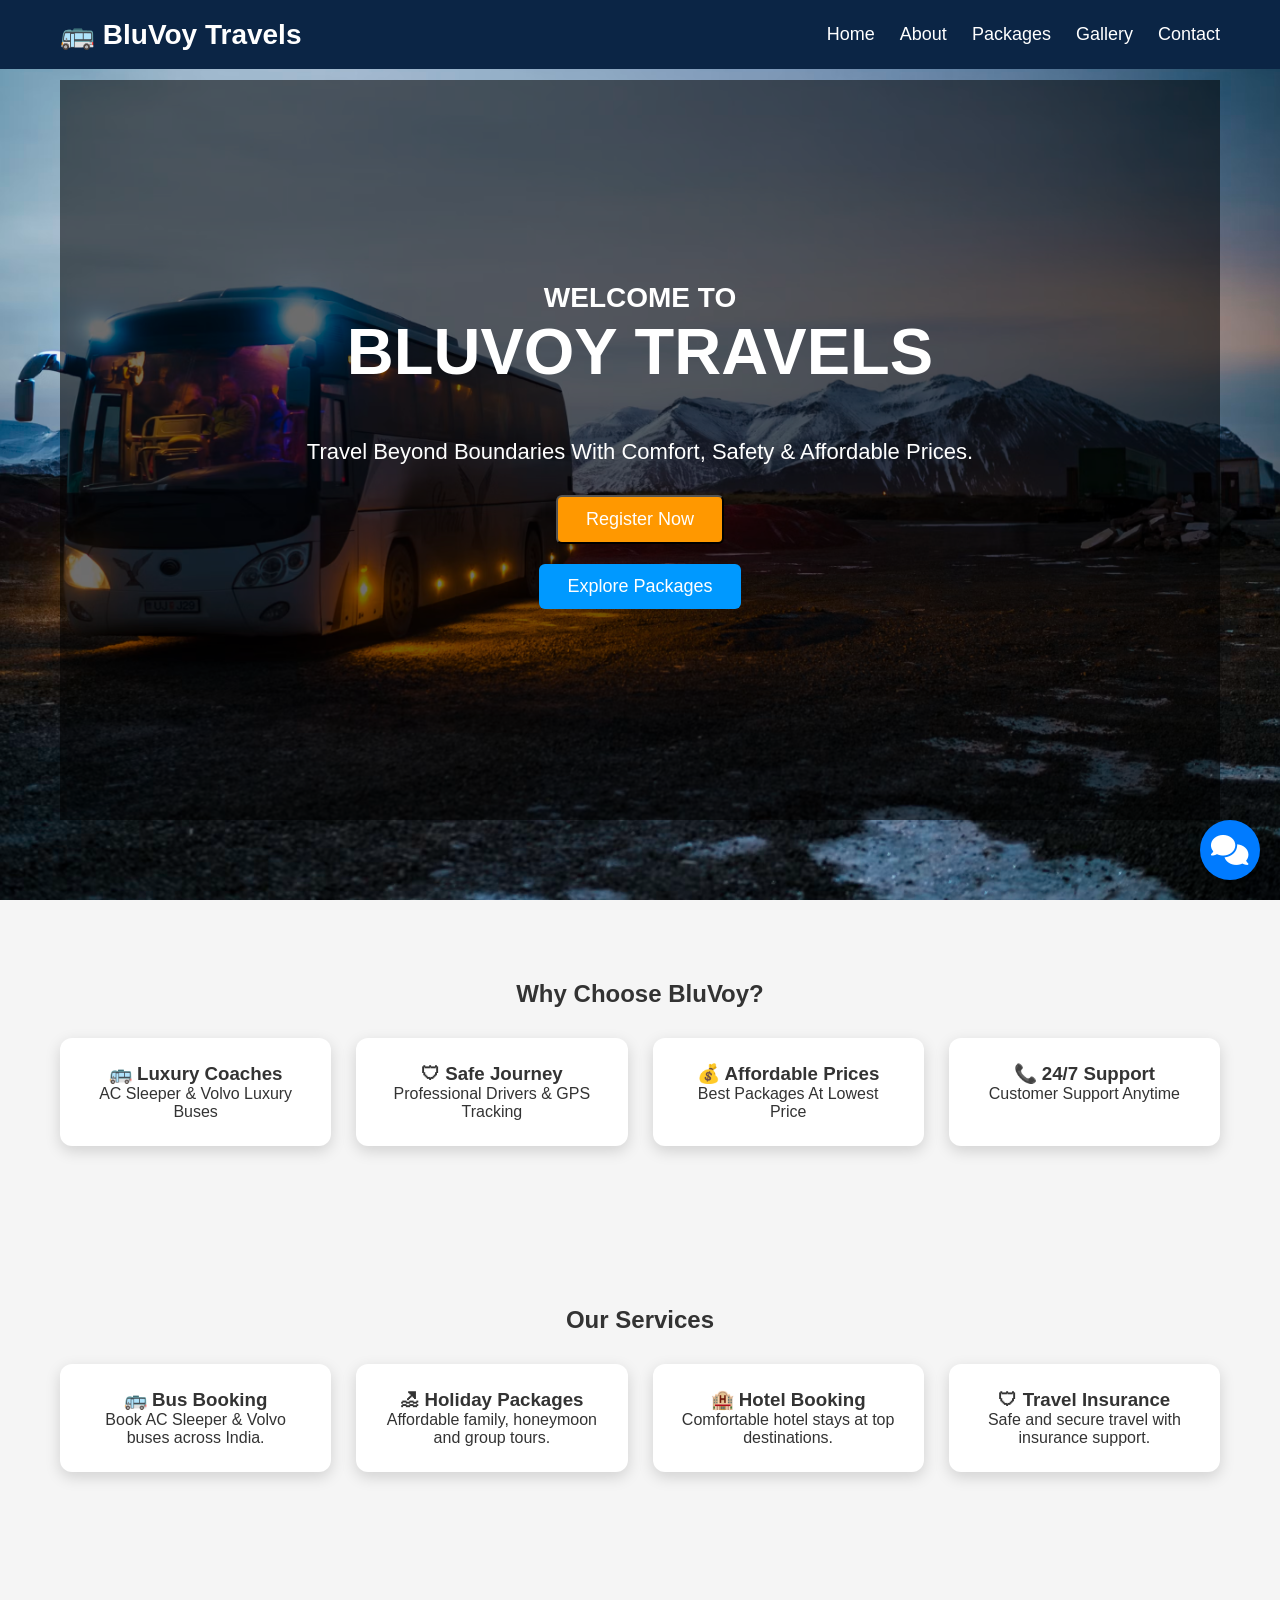
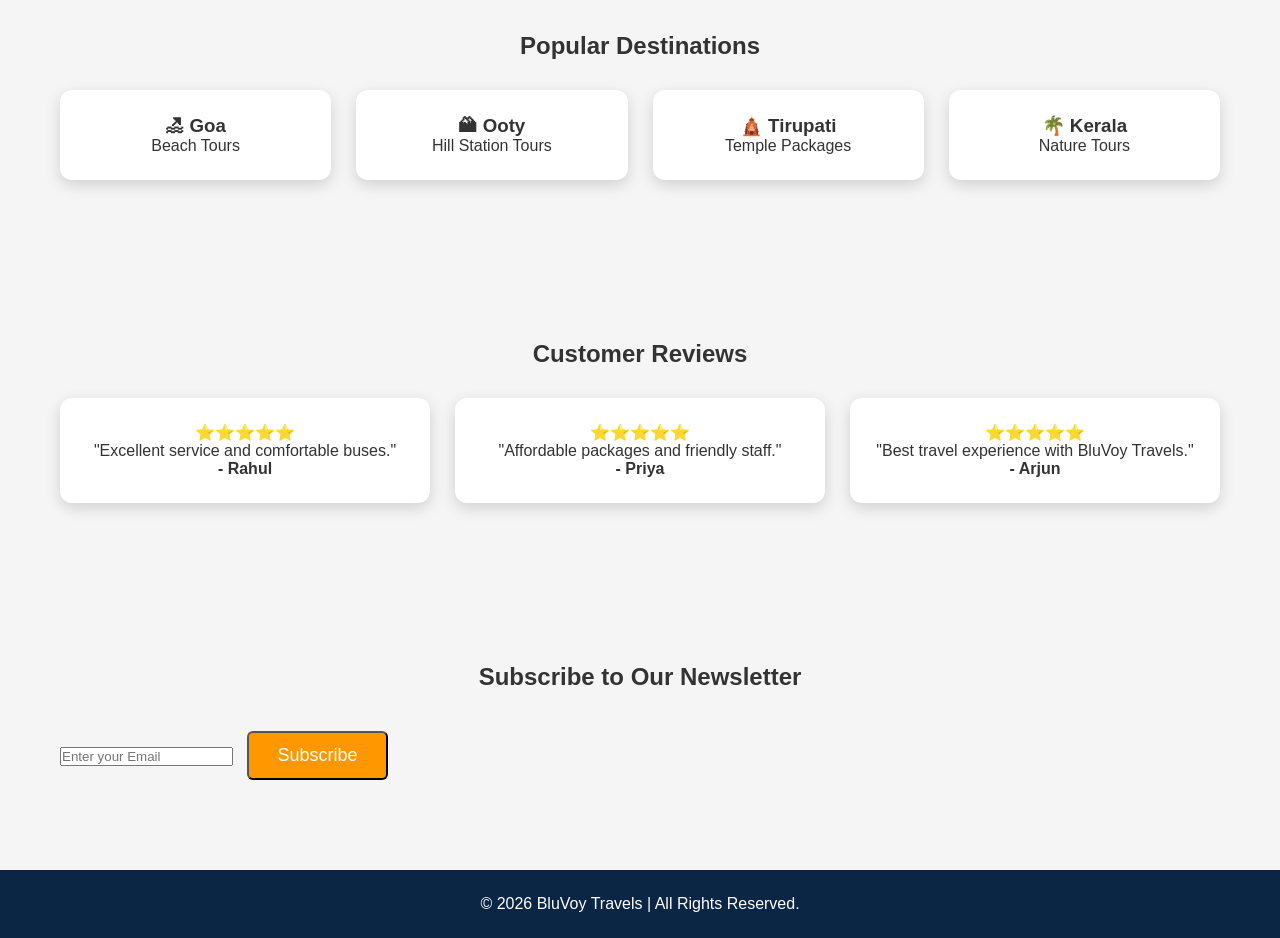
<file: index.html>
<!DOCTYPE html>
<html lang="en">

<head>
    <meta charset="UTF-8">
    <meta name="viewport" content="width=device-width, initial-scale=1.0">

    <title>BluVoy Travels | Home</title>

    <meta name="description" content="BluVoy Travels - Safe, Comfortable & Affordable Bus Travel">
    <meta name="keywords" content="Travels, Bus Booking, Tourism, Travel">

    <link rel="stylesheet" href="style.css">

    <link rel="stylesheet"
        href="https://cdnjs.cloudflare.com/ajax/libs/font-awesome/6.5.2/css/all.min.css">
</head>

<body>

    <!-- Header -->
    <header>

        <nav class="navbar">

            <div class="logo">
                🚌 BluVoy Travels
            </div>

            <ul>
                <li><a href="index.html">Home</a></li>
                <li><a href="about.html">About</a></li>
                <li><a href="packages.html">Packages</a></li>
                <li><a href="gallery.html">Gallery</a></li>
                <li><a href="contact.html">Contact</a></li>
            </ul>

        </nav>

    </header>

    <!-- Hero Section -->
    <section class="hero">

        <div class="overlay">

            <h3>WELCOME TO</h3>

            <h1>BLUVOY TRAVELS</h1>

            <p>
                Travel Beyond Boundaries With Comfort, Safety &
                Affordable Prices.
            </p>

            <button class="btn" onclick="openPopup()">
                Register Now
            </button>

            <a href="packages.html" class="btn2">
                Explore Packages
            </a>

        </div>

    </section>

    <!-- Why Choose -->
    <section class="why">

        <h2>Why Choose BluVoy?</h2>

        <div class="cards">

            <div class="card">
                <h3>🚌 Luxury Coaches</h3>
                <p>AC Sleeper & Volvo Luxury Buses</p>
            </div>

            <div class="card">
                <h3>🛡 Safe Journey</h3>
                <p>Professional Drivers & GPS Tracking</p>
            </div>

            <div class="card">
                <h3>💰 Affordable Prices</h3>
                <p>Best Packages At Lowest Price</p>
            </div>

            <div class="card">
                <h3>📞 24/7 Support</h3>
                <p>Customer Support Anytime</p>
            </div>

        </div>

    </section>

    <!-- Services -->
    <section class="services">

        <h2>Our Services</h2>

        <div class="cards">

            <div class="card">
                <h3>🚌 Bus Booking</h3>
                <p>Book AC Sleeper & Volvo buses across India.</p>
            </div>

            <div class="card">
                <h3>🏖 Holiday Packages</h3>
                <p>Affordable family, honeymoon and group tours.</p>
            </div>

            <div class="card">
                <h3>🏨 Hotel Booking</h3>
                <p>Comfortable hotel stays at top destinations.</p>
            </div>

            <div class="card">
                <h3>🛡 Travel Insurance</h3>
                <p>Safe and secure travel with insurance support.</p>
            </div>

        </div>

    </section>

    <!-- Destinations -->
    <section class="destinations">

        <h2>Popular Destinations</h2>

        <div class="cards">

            <div class="card">
                <h3>🏖 Goa</h3>
                <p>Beach Tours</p>
            </div>

            <div class="card">
                <h3>🏔 Ooty</h3>
                <p>Hill Station Tours</p>
            </div>

            <div class="card">
                <h3>🛕 Tirupati</h3>
                <p>Temple Packages</p>
            </div>

            <div class="card">
                <h3>🌴 Kerala</h3>
                <p>Nature Tours</p>
            </div>

        </div>

    </section>

    <!-- Reviews -->
    <section class="reviews">

        <h2>Customer Reviews</h2>

        <div class="cards">

            <div class="card">
                ⭐⭐⭐⭐⭐
                <p>"Excellent service and comfortable buses."</p>
                <h4>- Rahul</h4>
            </div>

            <div class="card">
                ⭐⭐⭐⭐⭐
                <p>"Affordable packages and friendly staff."</p>
                <h4>- Priya</h4>
            </div>

            <div class="card">
                ⭐⭐⭐⭐⭐
                <p>"Best travel experience with BluVoy Travels."</p>
                <h4>- Arjun</h4>
            </div>

        </div>

    </section>

    <!-- Newsletter -->
    <section class="newsletter">

        <h2>Subscribe to Our Newsletter</h2>

        <input type="email" placeholder="Enter your Email">

        <button class="btn">Subscribe</button>

    </section>

    <!-- Footer -->
    <footer>

        <p>© 2026 BluVoy Travels | All Rights Reserved.</p>

    </footer>

    <!-- Register Popup -->
    <div id="popup" class="popup">

        <div class="popup-content">

            <span class="close" onclick="closePopup()">&times;</span>

            <h2>Register Your Journey</h2>

            <form onsubmit="return bookingSuccess(event)">

                <input type="text" placeholder="Full Name" required>

                <input type="email" placeholder="Email Address" required>

                <input type="tel" placeholder="Phone Number" required>

                <select required>
                    <option>Select Destination</option>
                    <option>Goa</option>
                    <option>Ooty</option>
                    <option>Kerala</option>
                    <option>Tirupati</option>
                </select>

                <input type="date" required>

                <button type="submit" class="btn">
                    Register Now
                </button>

                <p id="successMessage" class="success-message">
                    ✅ Registration Successful! Our team will contact you shortly.
                </p>

            </form>

        </div>

    </div>

    <!-- Chat Button -->
    <div class="chat-icon" onclick="toggleChat()">
        <i class="fa-solid fa-comments"></i>
    </div>

    <!-- Chat Box -->
    <div class="chat-box" id="chatBox">

        <div class="chat-header">
            <i class="fa-solid fa-headset"></i>
            BluVoy Travels
            <span onclick="toggleChat()">✖</span>
        </div>

        <div class="chat-body" id="chatBody">
            <p><b>👋 BluVoy:</b> Hello! Welcome to BluVoy Travels.</p>
            <p><b>🤝 BluVoy:</b> How can we help you today?</p>
        </div>

        <div class="chat-footer">

            <input type="text" id="chatInput" placeholder="Type your message...">

            <button onclick="sendMessage()">
                <i class="fa-solid fa-paper-plane"></i>
            </button>

        </div>

    </div>

    <script src="script.js"></script>

</body>

</html>
</file>
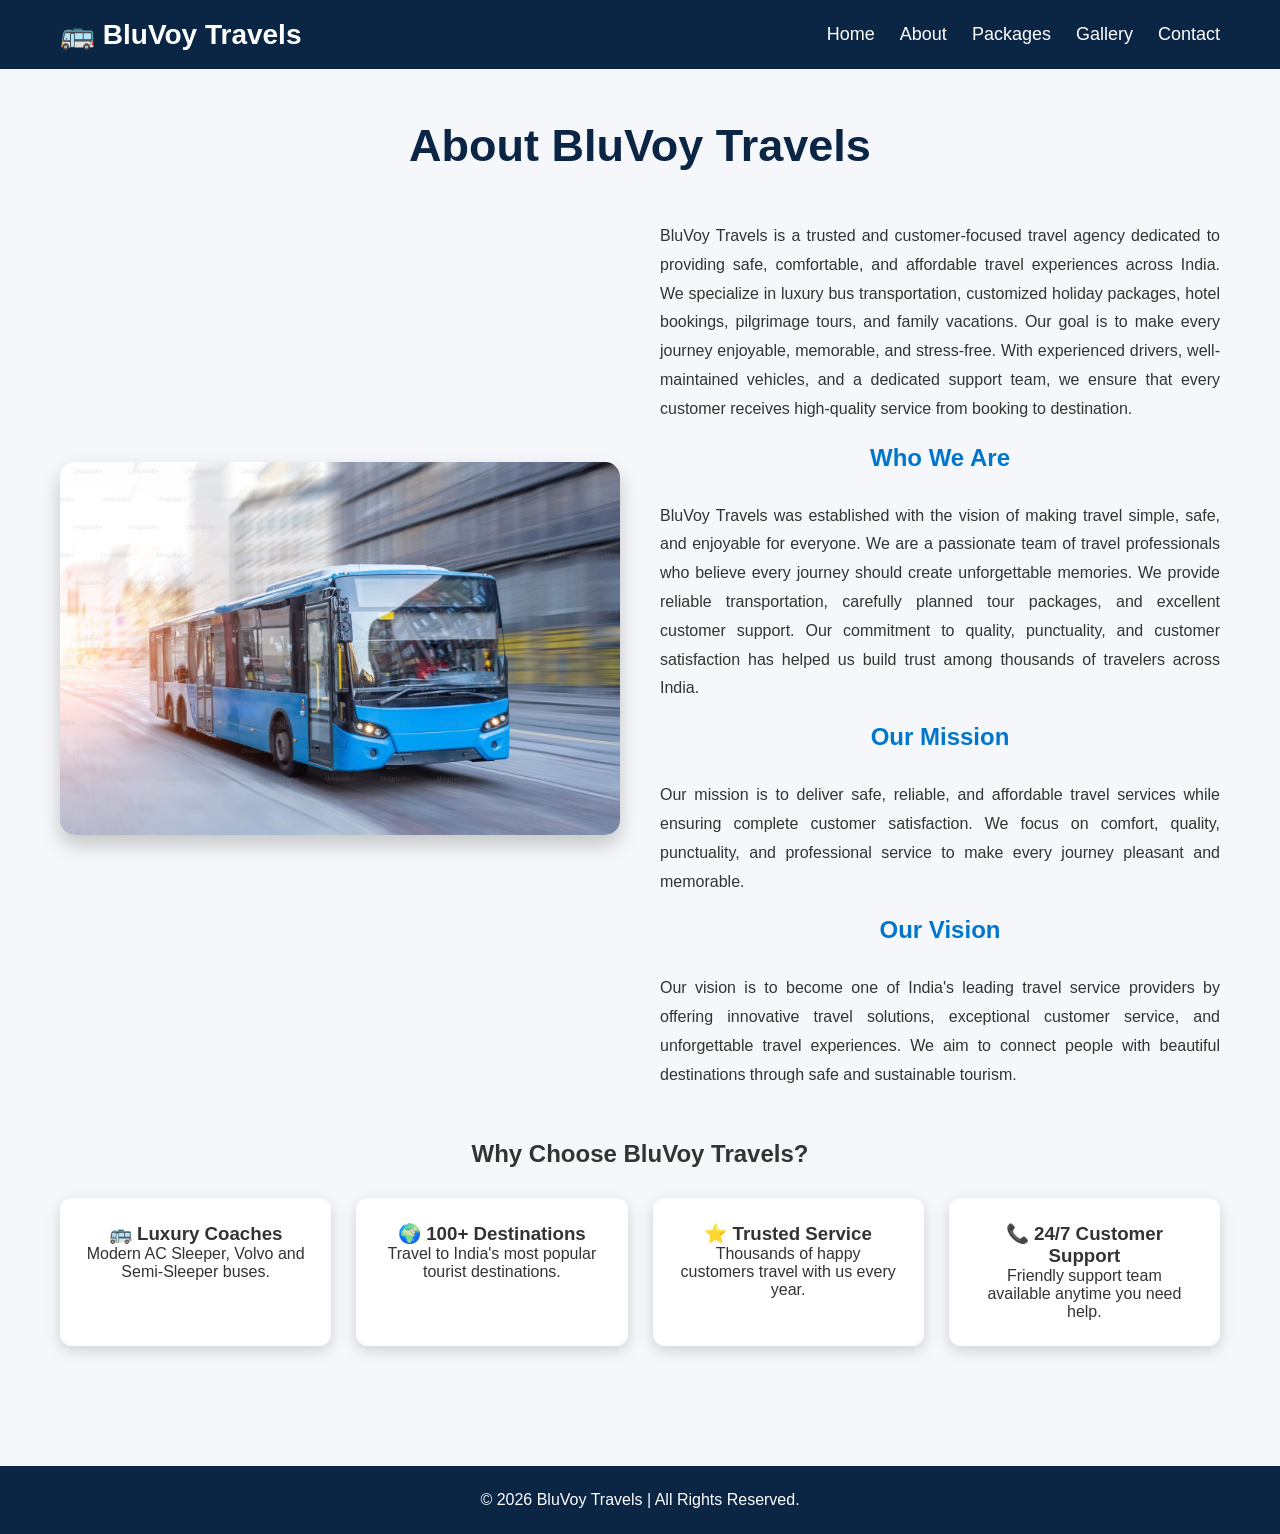
<file: about.html>
<!DOCTYPE html>
<html lang="en">

<head>
    <meta charset="UTF-8">
    <meta name="viewport" content="width=device-width, initial-scale=1.0">
    <title>About | BluVoy Travels</title>

    <link rel="stylesheet" href="style.css">
</head>

<body>

    <header>

        <nav class="navbar">

            <div class="logo">
                🚌 BluVoy Travels
            </div>

            <ul>
                <li><a href="index.html">Home</a></li>
                <li><a href="about.html">About</a></li>
                <li><a href="packages.html">Packages</a></li>
                <li><a href="gallery.html">Gallery</a></li>
                <li><a href="contact.html">Contact</a></li>
            </ul>

        </nav>

    </header>

    <section class="about">

        <h1>About BluVoy Travels</h1>

        <div class="about-container">

            <div class="about-image">
              <img src="bus2.jpg" alt="BluVoy Travels">
            </div>

            <div class="about-content">

                <p>
                    BluVoy Travels is a trusted and customer-focused travel agency dedicated
                    to providing safe, comfortable, and affordable travel experiences across
                    India. We specialize in luxury bus transportation, customized holiday
                    packages, hotel bookings, pilgrimage tours, and family vacations.
                    Our goal is to make every journey enjoyable, memorable, and stress-free.
                    With experienced drivers, well-maintained vehicles, and a dedicated
                    support team, we ensure that every customer receives high-quality
                    service from booking to destination.
                </p>

                <h2>Who We Are</h2>

                <p>
                    BluVoy Travels was established with the vision of making travel simple,
                    safe, and enjoyable for everyone. We are a passionate team of travel
                    professionals who believe every journey should create unforgettable
                    memories. We provide reliable transportation, carefully planned tour
                    packages, and excellent customer support. Our commitment to quality,
                    punctuality, and customer satisfaction has helped us build trust among
                    thousands of travelers across India.
                </p>

                <h2>Our Mission</h2>

                <p>
                    Our mission is to deliver safe, reliable, and affordable travel services
                    while ensuring complete customer satisfaction. We focus on comfort,
                    quality, punctuality, and professional service to make every journey
                    pleasant and memorable.
                </p>

                <h2>Our Vision</h2>

                <p>
                    Our vision is to become one of India's leading travel service providers
                    by offering innovative travel solutions, exceptional customer service,
                    and unforgettable travel experiences. We aim to connect people with
                    beautiful destinations through safe and sustainable tourism.
                </p>

            </div>

        </div>

        <h2 style="text-align:center; margin-top:50px;">
            Why Choose BluVoy Travels?
        </h2>

        <div class="cards">

            <div class="card">
                <h3>🚌 Luxury Coaches</h3>
                <p>Modern AC Sleeper, Volvo and Semi-Sleeper buses.</p>
            </div>

            <div class="card">
                <h3>🌍 100+ Destinations</h3>
                <p>Travel to India's most popular tourist destinations.</p>
            </div>

            <div class="card">
                <h3>⭐ Trusted Service</h3>
                <p>Thousands of happy customers travel with us every year.</p>
            </div>

            <div class="card">
                <h3>📞 24/7 Customer Support</h3>
                <p>Friendly support team available anytime you need help.</p>
            </div>

        </div>

    </section>

    <footer>

        <p>© 2026 BluVoy Travels | All Rights Reserved.</p>

    </footer>

    <script src="script.js"></script>

</body>

</html>
</file>
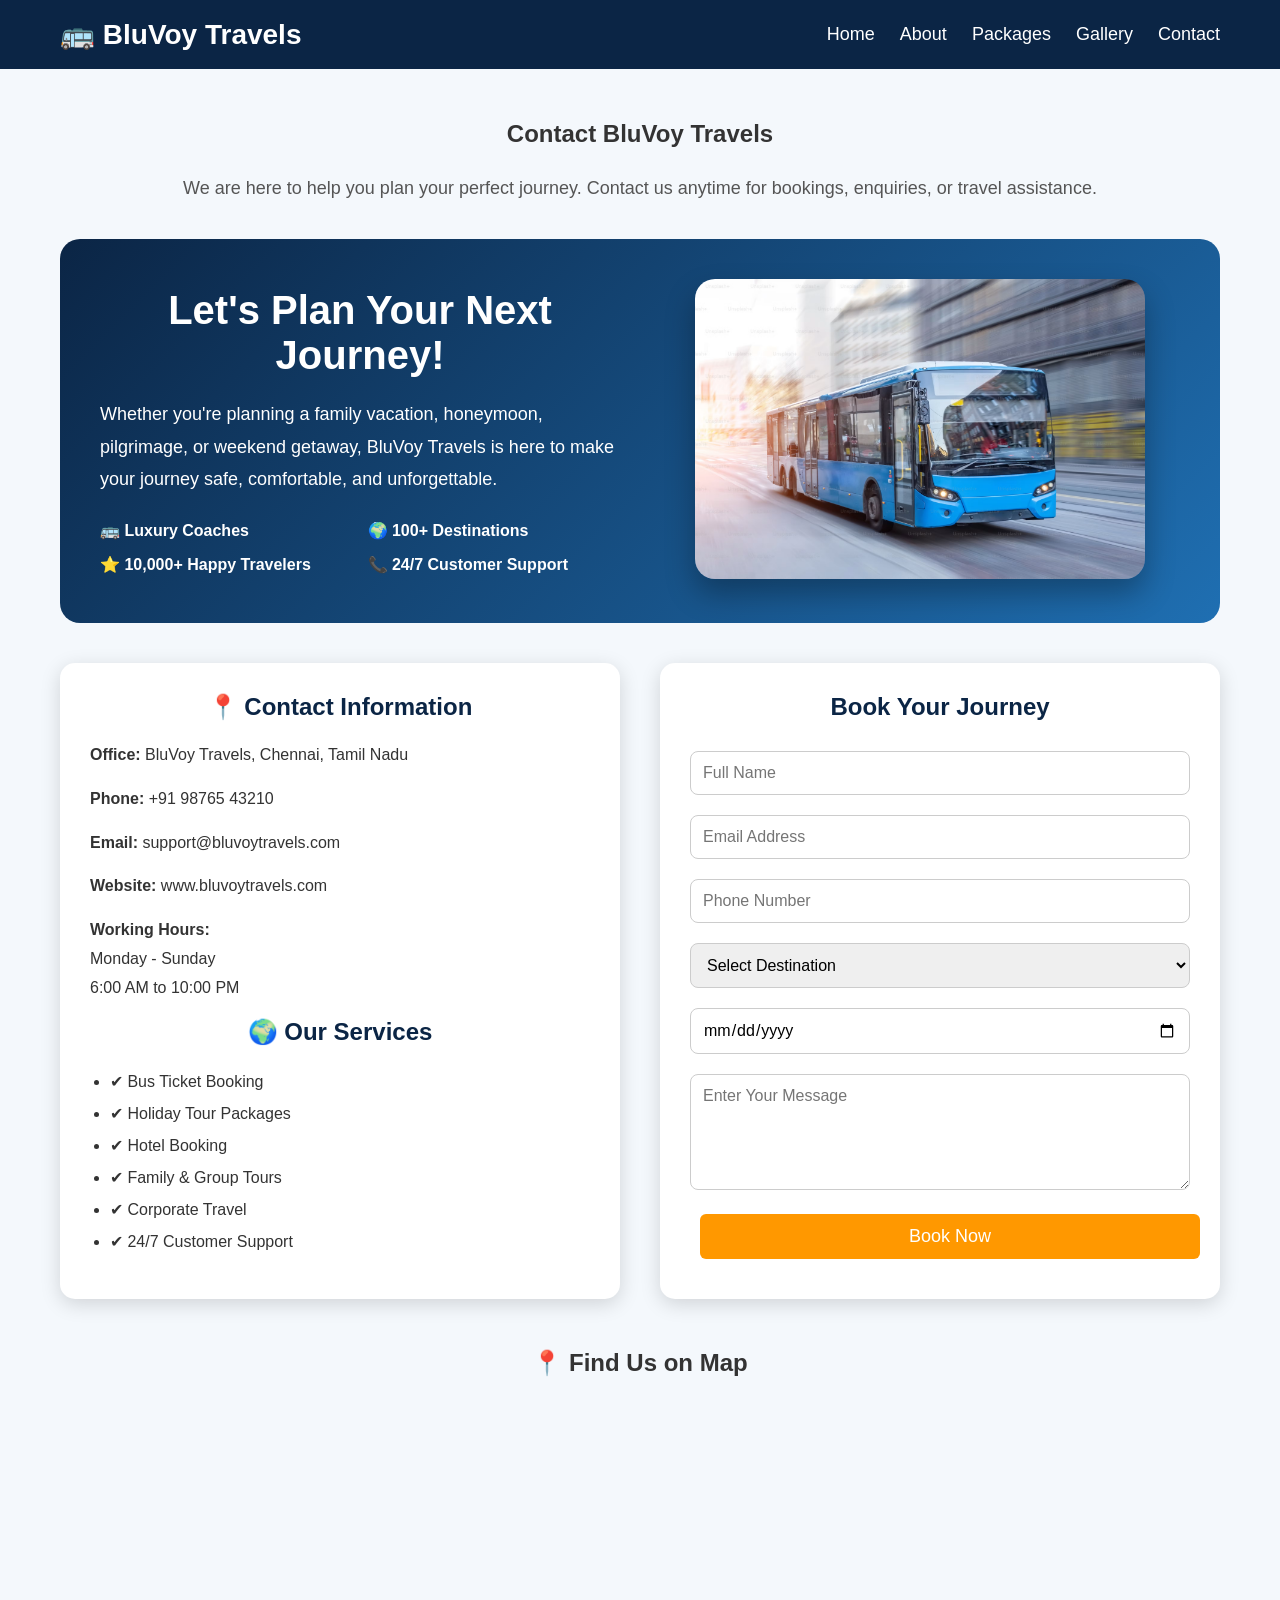
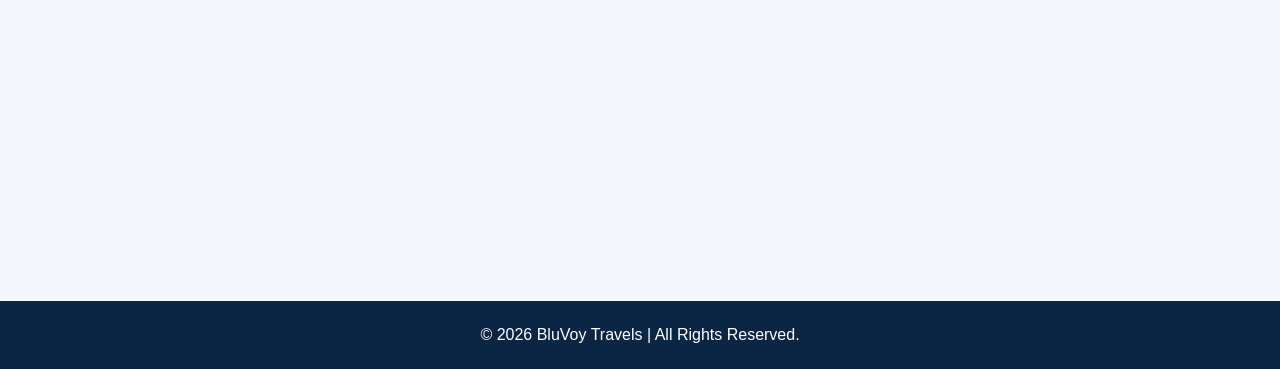
<file: contact.html>
<!DOCTYPE html>
<html lang="en">
<head>
<meta charset="UTF-8">
<meta name="viewport" content="width=device-width, initial-scale=1.0">
<title>Contact | BluVoy Travels</title>
<link rel="stylesheet" href="style.css">
</head>

<body>

<header>
<nav class="navbar">
<div class="logo">🚌 BluVoy Travels</div>

<ul>
<li><a href="index.html">Home</a></li>
<li><a href="about.html">About</a></li>
<li><a href="packages.html">Packages</a></li>
<li><a href="gallery.html">Gallery</a></li>
<li><a href="contact.html">Contact</a></li>
</ul>

</nav>
</header>

<section class="contact">

<h1>Contact BluVoy Travels</h1>

<p class="subtitle">
We are here to help you plan your perfect journey. Contact us anytime for bookings, enquiries, or travel assistance.
</p>

<div class="contact-hero">

<div class="contact-text">

<h2>Let's Plan Your Next Journey!</h2>

<p>
Whether you're planning a family vacation, honeymoon, pilgrimage,
or weekend getaway, BluVoy Travels is here to make your journey
safe, comfortable, and unforgettable.
</p>

<div class="contact-icons">
<div>🚌 Luxury Coaches</div>
<div>🌍 100+ Destinations</div>
<div>⭐ 10,000+ Happy Travelers</div>
<div>📞 24/7 Customer Support</div>
</div>

</div>

<div class="contact-image">
<img src="bus2.jpg" alt="Luxury Bus">
</div>

</div>

<div class="contact-container">

<div class="contact-info">

<h2>📍 Contact Information</h2>

<p><strong>Office:</strong> BluVoy Travels, Chennai, Tamil Nadu</p>

<p><strong>Phone:</strong> +91 98765 43210</p>

<p><strong>Email:</strong> support@bluvoytravels.com</p>

<p><strong>Website:</strong> www.bluvoytravels.com</p>

<p><strong>Working Hours:</strong><br>
Monday - Sunday<br>
6:00 AM to 10:00 PM
</p>

<h2>🌍 Our Services</h2>

<ul>
<li>✔ Bus Ticket Booking</li>
<li>✔ Holiday Tour Packages</li>
<li>✔ Hotel Booking</li>
<li>✔ Family & Group Tours</li>
<li>✔ Corporate Travel</li>
<li>✔ 24/7 Customer Support</li>
</ul>

</div>

<div class="contact-form">

<h2>Book Your Journey</h2>

<form onsubmit="return bookingSuccess(event)">

<input type="text" placeholder="Full Name" required>

<input type="email" placeholder="Email Address" required>

<input type="tel" placeholder="Phone Number" required>

<select required>
<option>Select Destination</option>
<option>Goa</option>
<option>Ooty</option>
<option>Kerala</option>
<option>Tirupati</option>
</select>

<input type="date" required>

<textarea rows="5" placeholder="Enter Your Message"></textarea>

<button type="submit" class="btn">Book Now</button>

</form>

</div>

</div>

<h2 style="text-align:center;margin-top:50px;">📍 Find Us on Map</h2>

<iframe
src="https://www.google.com/maps?q=Chennai&output=embed"
width="100%"
height="350"
style="border:0;border-radius:10px;margin-top:20px;"
loading="lazy">
</iframe>

</section>

<footer>
<p>© 2026 BluVoy Travels | All Rights Reserved.</p>
</footer>

<script src="script.js"></script>

</body>
</html>
</file>
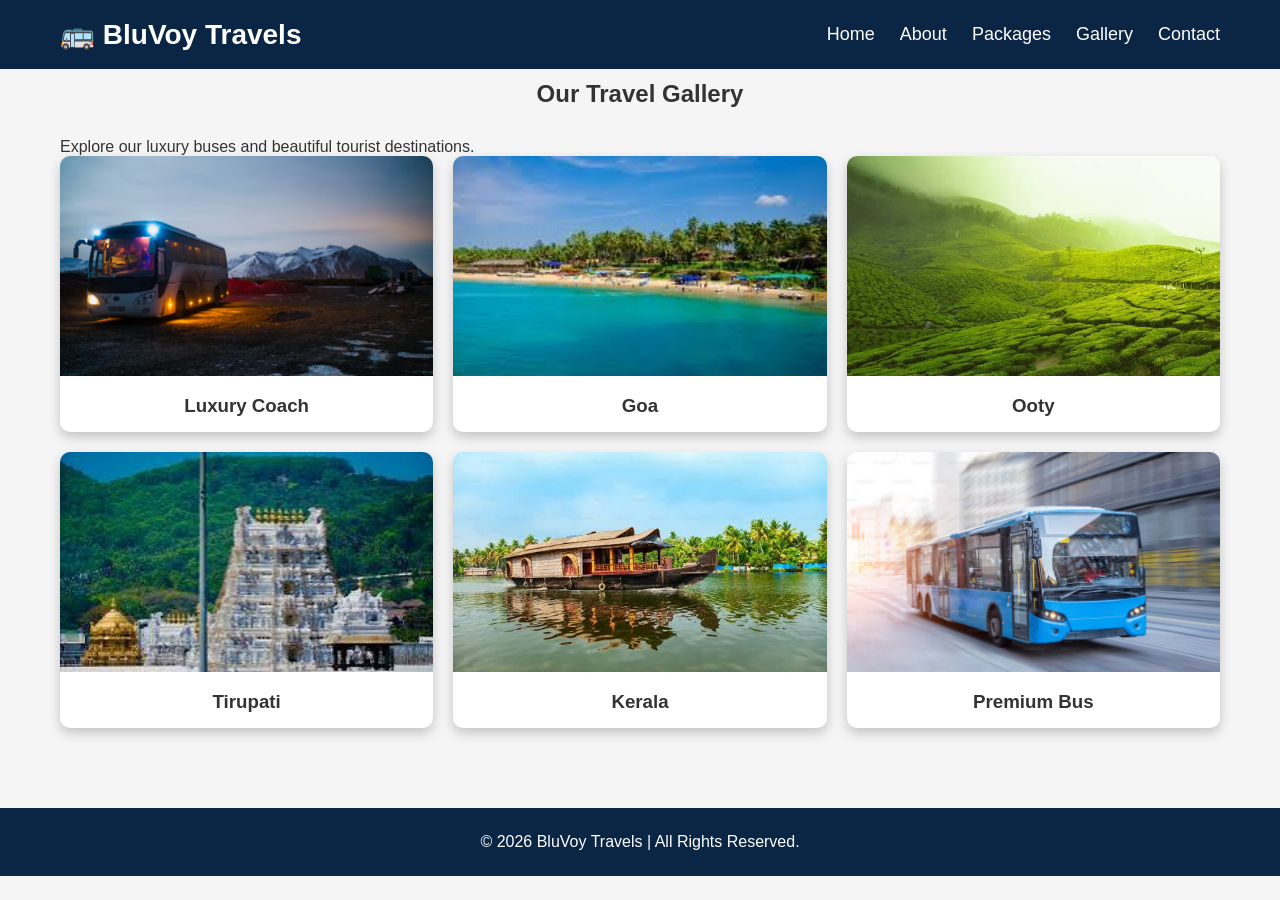
<file: gallery.html>
<!DOCTYPE html>
<html lang="en">
<head>
<meta charset="UTF-8">
<meta name="viewport" content="width=device-width, initial-scale=1.0">
<title>Gallery | BluVoy Travels</title>
<link rel="stylesheet" href="style.css">
</head>

<body>

<header>
<nav class="navbar">

<div class="logo">🚌 BluVoy Travels</div>

<ul>
<li><a href="index.html">Home</a></li>
<li><a href="about.html">About</a></li>
<li><a href="packages.html">Packages</a></li>
<li><a href="gallery.html">Gallery</a></li>
<li><a href="contact.html">Contact</a></li>
</ul>

</nav>
</header>

<section class="gallery">

<h1>Our Travel Gallery</h1>

<p>
Explore our luxury buses and beautiful tourist destinations.
</p>

<div class="gallery-grid">

<div class="gallery-item">
<img src="bus1.jpg" alt="Luxury Bus">
<h3>Luxury Coach</h3>
</div>

<div class="gallery-item">
<img src="goa.jpg" alt="Goa Beach">
<h3>Goa</h3>
</div>

<div class="gallery-item">
<img src="ooty.jpg" alt="Ooty Hills">
<h3>Ooty</h3>
</div>

<div class="gallery-item">
<img src="tirupati.jpg" alt="Tirupati Temple">
<h3>Tirupati</h3>
</div>

<div class="gallery-item">
<img src="kerala.jpg" alt="Kerala Backwaters">
<h3>Kerala</h3>
</div>

<div class="gallery-item">
<img src="bus2.jpg" alt="Premium Bus">
<h3>Premium Bus</h3>
</div>

</div>

</section>

<footer>
<p>© 2026 BluVoy Travels | All Rights Reserved.</p>
</footer>

<script src="script.js"></script>

</body>
</html>
</file>
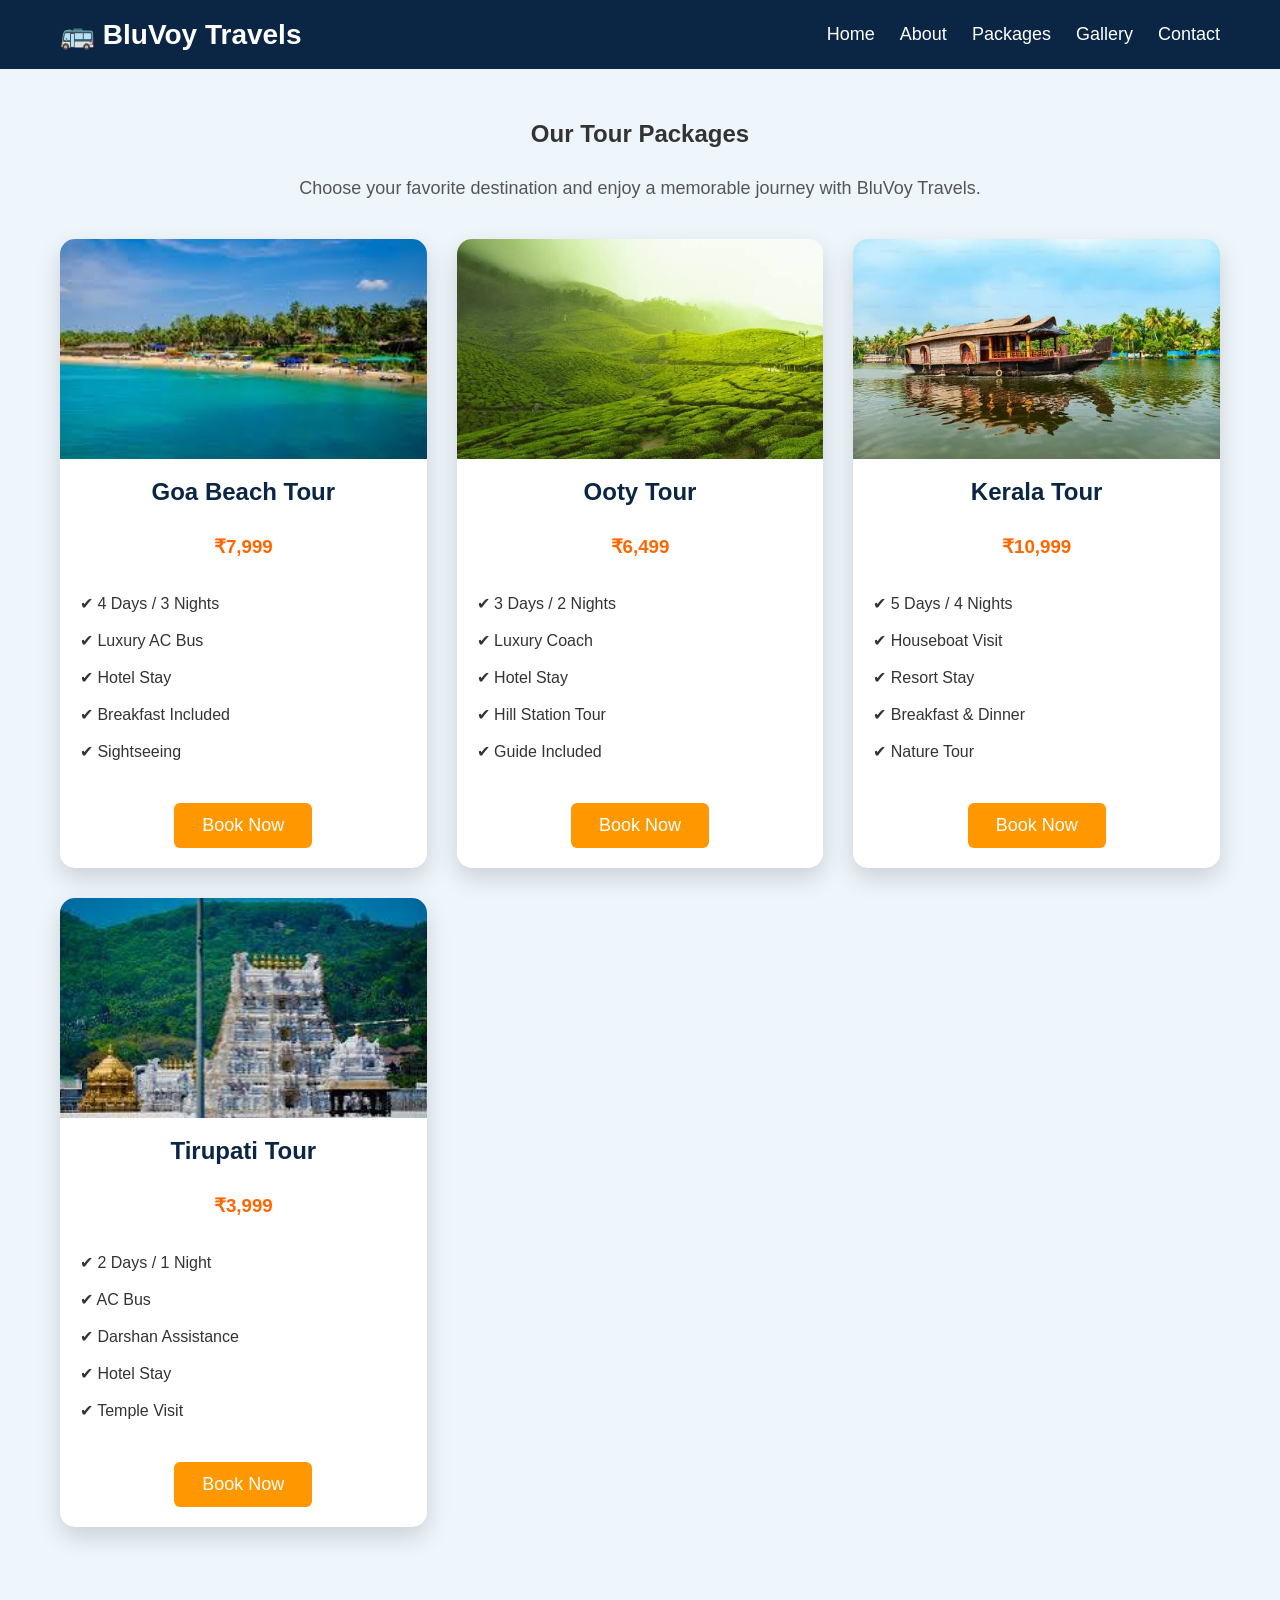
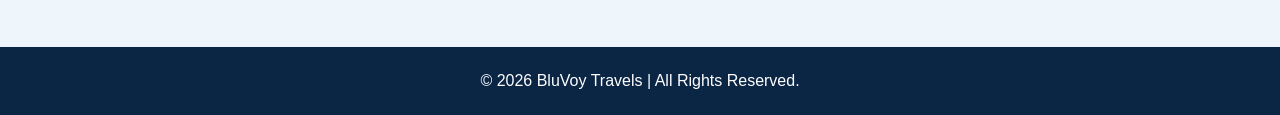
<file: packages.html>
<!DOCTYPE html>
<html lang="en">
<head>
    <meta charset="UTF-8">
    <meta name="viewport" content="width=device-width, initial-scale=1.0">
    <title>Tour Packages | BluVoy Travels</title>

    <link rel="stylesheet" href="style.css">
</head>

<body>

<header>

    <nav class="navbar">

        <div class="logo">
            🚌 BluVoy Travels
        </div>

        <ul>
            <li><a href="index.html">Home</a></li>
            <li><a href="about.html">About</a></li>
            <li><a href="packages.html">Packages</a></li>
            <li><a href="gallery.html">Gallery</a></li>
            <li><a href="contact.html">Contact</a></li>
        </ul>

    </nav>

</header>

<section class="packages">

    <h1>Our Tour Packages</h1>

    <p class="subtitle">
        Choose your favorite destination and enjoy a memorable journey with BluVoy Travels.
    </p>

    <div class="package-grid">

        <!-- Goa -->
        <div class="package-card">
          
            <img src="goa.jpg" alt="Goa">
            

            <h2>Goa Beach Tour</h2>

            <h3>₹7,999</h3>

            <ul>
                <li>✔ 4 Days / 3 Nights</li>
                <li>✔ Luxury AC Bus</li>
                <li>✔ Hotel Stay</li>
                <li>✔ Breakfast Included</li>
                <li>✔ Sightseeing</li>
            </ul>

            <a href="contact.html" class="btn">Book Now</a>

        </div>

        <!-- Ooty -->
        <div class="package-card">
               <img src="ooty.jpg" alt="Ooty">

            <h2>Ooty Tour</h2>

            <h3>₹6,499</h3>

            <ul>
                <li>✔ 3 Days / 2 Nights</li>
                <li>✔ Luxury Coach</li>
                <li>✔ Hotel Stay</li>
                <li>✔ Hill Station Tour</li>
                <li>✔ Guide Included</li>
            </ul>

            <a href="contact.html" class="btn">Book Now</a>

        </div>

        <!-- Kerala -->
        <div class="package-card">

            <img src="kerala.jpg" alt="Kerala">


            <h2>Kerala Tour</h2>

            <h3>₹10,999</h3>

            <ul>
                <li>✔ 5 Days / 4 Nights</li>
                <li>✔ Houseboat Visit</li>
                <li>✔ Resort Stay</li>
                <li>✔ Breakfast & Dinner</li>
                <li>✔ Nature Tour</li>
            </ul>

            <a href="contact.html" class="btn">Book Now</a>

        </div>

        <!-- Tirupati -->
        <div class="package-card">

          <img src="tirupati.jpg" alt="Tirupati">

            <h2>Tirupati Tour</h2>

            <h3>₹3,999</h3>

            <ul>
                <li>✔ 2 Days / 1 Night</li>
                <li>✔ AC Bus</li>
                <li>✔ Darshan Assistance</li>
                <li>✔ Hotel Stay</li>
                <li>✔ Temple Visit</li>
            </ul>

            <a href="contact.html" class="btn">Book Now</a>

        </div>

    </div>

</section>

<footer>

    <p>© 2026 BluVoy Travels | All Rights Reserved.</p>

</footer>

<script src="script.js"></script>

</body>
</html>
</file>
<file: style.css>
/* =====================================
   RESET
===================================== */

* {
    margin: 0;
    padding: 0;
    box-sizing: border-box;
    font-family: Arial, sans-serif;
}

body {
    background: #f5f5f5;
    color: #333;
}

/* =====================================
   NAVBAR
===================================== */

header {
    position: fixed;
    top: 0;
    left: 0;
    width: 100%;
    background: #0b2545;
    z-index: 1000;
}

.navbar {
    display: flex;
    justify-content: space-between;
    align-items: center;
    padding: 18px 60px;
}

.logo {
    color: white;
    font-size: 28px;
    font-weight: bold;
}

.navbar ul {
    list-style: none;
    display: flex;
}

.navbar ul li {
    margin-left: 25px;
}

.navbar ul li a {
    text-decoration: none;
    color: white;
    font-size: 18px;
    transition: 0.3s;
}

.navbar ul li a:hover {
    color: #00bfff;
}

/* =====================================
   HERO SECTION
===================================== */

.hero {
    height: 100vh;
    background: url("bus1.jpg") center center/cover no-repeat;
    display: flex;
    justify-content: center;
    align-items: center;
    text-align: center;
}

.overlay {
    width: 100%;
    height: 100%;
    background: rgba(0, 0, 0, 0.55);

    display: flex;
    flex-direction: column;
    justify-content: center;
    align-items: center;

    color: white;
}

.overlay h1 {
    font-size: 65px;
}

.overlay h3 {
    font-size: 28px;
}

.overlay p {
    font-size: 22px;
    margin: 20px 0;
}

/* =====================================
   BUTTONS
===================================== */

.btn,
.btn2 {
    display: inline-block;
    padding: 12px 28px;
    margin: 10px;
    border-radius: 6px;
    text-decoration: none;
    color: white;
    font-size: 18px;
}

.btn {
    background: #ff9800;
}

.btn:hover {
    background: #e68900;
}

.btn2 {
    background: #0099ff;
}

.btn2:hover {
    background: #007acc;
}
/* =====================================
   COMMON SECTIONS
===================================== */

section {
    padding: 80px 60px;
}

section h1,
section h2 {
    text-align: center;
    margin-bottom: 30px;
}

/* =====================================
   CARDS
===================================== */

.cards {
    display: grid;
    grid-template-columns: repeat(auto-fit, minmax(250px, 1fr));
    gap: 25px;
}

.card {
    background: white;
    padding: 25px;
    border-radius: 12px;
    text-align: center;
    box-shadow: 0 5px 15px rgba(0, 0, 0, 0.15);
    transition: 0.3s;
}

.card:hover {
    transform: translateY(-8px);
}

/* =====================================
   GALLERY
===================================== */

.gallery-grid {
    display: grid;
    grid-template-columns: repeat(auto-fit, minmax(280px, 1fr));
    gap: 20px;
}

.gallery-item {
    background: white;
    border-radius: 10px;
    overflow: hidden;
    box-shadow: 0 5px 12px rgba(0, 0, 0, 0.2);
}

.gallery-item img {
    width: 100%;
    height: 220px;
    object-fit: cover;
}

.gallery-item h3 {
    padding: 15px;
    text-align: center;
}

/* =====================================
   FORM
===================================== */

form input,
form select,
form textarea {
    width: 100%;
    padding: 12px;
    margin: 10px 0;
    border: 1px solid #ccc;
    border-radius: 6px;
}

form button {
    border: none;
    cursor: pointer;
}

/* =====================================
   FOOTER
===================================== */

footer {
    background: #0b2545;
    color: white;
    text-align: center;
    padding: 25px;
}

/* =====================================
   RESPONSIVE DESIGN
===================================== */

@media (max-width: 768px) {

    .navbar {
        flex-direction: column;
    }

    .navbar ul {
        flex-direction: column;
        text-align: center;
        margin-top: 10px;
    }

    .navbar ul li {
        margin: 10px 0;
    }

    .overlay h1 {
        font-size: 40px;
    }

    .overlay p {
        font-size: 18px;
    }

    section {
        padding: 60px 20px;
    }

}
/* =====================================
   ABOUT PAGE
===================================== */

.about {
    padding: 120px 60px;
    background: #f5f7fa;
}

.about h1 {
    text-align: center;
    font-size: 45px;
    color: #0b2545;
    margin-bottom: 40px;
}

.about-container {
    display: flex;
    align-items: center;
    gap: 40px;
    margin-bottom: 50px;
    flex-wrap: wrap;
}

.about-image {
    flex: 1;
}

.about-image img {
    width: 100%;
    border-radius: 15px;
    box-shadow: 0 10px 20px rgba(0, 0, 0, 0.2);
}

.about-content {
    flex: 1;
}

.about-content h2 {
    margin-top: 20px;
    color: #0077cc;
}

.about-content p {
    margin-top: 10px;
    line-height: 1.8;
    text-align: justify;
}

/* =====================================
   ABOUT PAGE RESPONSIVE
===================================== */

@media (max-width: 768px) {

    .about {
        padding: 100px 20px;
    }

    .about-container {
        flex-direction: column;
    }

    .about h1 {
        font-size: 36px;
    }

    .about-content h2 {
        text-align: center;
    }

}
/* =====================================
   PACKAGES PAGE
===================================== */

.packages {
    padding: 120px 60px;
    background: #eef5fb;
    text-align: center;
}

.subtitle {
    margin-bottom: 40px;
    font-size: 18px;
    color: #555;
}

.package-grid {
    display: grid;
    grid-template-columns: repeat(auto-fit, minmax(280px, 1fr));
    gap: 30px;
}

.package-card {
    background: #ffffff;
    border-radius: 15px;
    overflow: hidden;
    box-shadow: 0 10px 25px rgba(0, 0, 0, 0.15);
    transition: 0.4s;
}

.package-card:hover {
    transform: translateY(-10px);
}

.package-card img {
    width: 100%;
    height: 220px;
    object-fit: cover;
}

.package-card h2 {
    margin-top: 15px;
    color: #0b2545;
}

.package-card h3 {
    margin: 10px 0;
    color: #ff6600;
}

.package-card ul {
    list-style: none;
    padding: 20px;
    text-align: left;
    line-height: 2;
}

.package-card ul li {
    margin-bottom: 5px;
}

.package-card .btn {
    display: inline-block;
    margin-bottom: 20px;
}

/* =====================================
   PACKAGES RESPONSIVE
===================================== */

@media (max-width: 768px) {

    .packages {
        padding: 100px 20px;
    }

    .package-grid {
        grid-template-columns: 1fr;
    }

    .package-card img {
        height: 200px;
    }

}
/* =====================================
   CONTACT PAGE
===================================== */

.contact {
    padding: 120px 60px;
    background: #f4f8fc;
}

.subtitle {
    text-align: center;
    margin-bottom: 40px;
    font-size: 18px;
    color: #555;
}

/* =====================================
   CONTACT HERO
===================================== */

.contact-hero {
    display: flex;
    justify-content: space-between;
    align-items: center;
    gap: 40px;
    margin: 40px 0;
    padding: 40px;
    background: linear-gradient(135deg, #0b2545, #1f6fb2);
    color: white;
    border-radius: 20px;
    flex-wrap: wrap;
}

.contact-text {
    flex: 1;
}

.contact-text h2 {
    font-size: 40px;
    margin-bottom: 20px;
}

.contact-text p {
    font-size: 18px;
    line-height: 1.8;
}

.contact-icons {
    display: grid;
    grid-template-columns: repeat(2, 1fr);
    gap: 15px;
    margin-top: 25px;
    font-weight: bold;
}

.contact-image {
    flex: 1;
    text-align: center;
}

.contact-image img {
    width: 100%;
    max-width: 450px;
    border-radius: 20px;
    box-shadow: 0 15px 30px rgba(0,0,0,0.3);
    transition: 0.4s;
}

.contact-image img:hover {
    transform: scale(1.05);
}

/* =====================================
   CONTACT DETAILS & FORM
===================================== */

.contact-container {
    display: flex;
    gap: 40px;
    flex-wrap: wrap;
}

.contact-info,
.contact-form {
    flex: 1;
    background: white;
    padding: 30px;
    border-radius: 15px;
    box-shadow: 0 5px 20px rgba(0,0,0,0.15);
}

.contact-info h2,
.contact-form h2 {
    color: #0b2545;
    margin-bottom: 20px;
}

.contact-info p {
    line-height: 1.8;
    margin-bottom: 15px;
}

.contact-info ul {
    padding-left: 20px;
    line-height: 2;
}

.contact-form input,
.contact-form select,
.contact-form textarea {
    width: 100%;
    padding: 12px;
    margin: 10px 0;
    border: 1px solid #ccc;
    border-radius: 8px;
    font-size: 16px;
}

.contact-form button {
    width: 100%;
    margin-top: 10px;
    border: none;
    cursor: pointer;
}

.contact-form button:hover {
    background: #ff7a00;
}

/* =====================================
   RESPONSIVE
===================================== */

@media (max-width: 768px) {

    .contact {
        padding: 100px 20px;
    }

    .contact-hero {
        flex-direction: column;
        text-align: center;
    }

    .contact-icons {
        grid-template-columns: 1fr;
    }

    .contact-container {
        flex-direction: column;
    }

}
/* =====================================
   POPUP
===================================== */

.popup {
    display: none;
    position: fixed;
    inset: 0;
    background: rgba(0, 0, 0, 0.6);
    justify-content: center;
    align-items: center;
    z-index: 9999;
}

.popup-content {
    position: relative;
    width: 400px;
    max-width: 90%;
    padding: 30px;
    background: #ffffff;
    border-radius: 15px;
    box-shadow: 0 10px 30px rgba(0,0,0,0.3);
}

.popup-content h2 {
    text-align: center;
    margin-bottom: 20px;
}

.popup-content input,
.popup-content select {
    width: 100%;
    padding: 12px;
    margin: 10px 0;
    border: 1px solid #cccccc;
    border-radius: 8px;
}

.close {
    position: absolute;
    top: 10px;
    right: 20px;
    font-size: 30px;
    cursor: pointer;
}

/* =====================================
   SUCCESS MESSAGE
===================================== */

.success-message {
    display: none;
    margin-top: 15px;
    padding: 12px;
    text-align: center;
    font-weight: bold;
    color: #155724;
    background: #d4edda;
    border: 2px solid #28a745;
    border-radius: 8px;
}

/* =====================================
   CHAT ICON
===================================== */

.chat-icon {
    position: fixed;
    right: 20px;
    bottom: 20px;
    width: 60px;
    height: 60px;

    display: flex;
    justify-content: center;
    align-items: center;

    background: #007bff;
    color: white;

    border-radius: 50%;
    font-size: 30px;

    cursor: pointer;

    box-shadow: 0 5px 15px rgba(0,0,0,0.3);

    transition: 0.3s;

    z-index: 9999;
}

.chat-icon:hover {
    transform: scale(1.1);
}

/* =====================================
   CHAT BOX
===================================== */

.chat-box {
    display: none;
    position: fixed;
    right: 20px;
    bottom: 90px;

    width: 320px;

    background: white;

    border-radius: 12px;

    overflow: hidden;

    box-shadow: 0 5px 20px rgba(0,0,0,0.3);

    z-index: 9999;
}

.chat-header {
    display: flex;
    justify-content: space-between;
    align-items: center;

    background: #0b2545;
    color: white;

    padding: 15px;

    font-weight: bold;
}

.chat-header span {
    cursor: pointer;
}

.chat-body {
    height: 220px;
    padding: 15px;
    overflow-y: auto;
    background: #f5f5f5;
}

.chat-body p {
    margin-bottom: 10px;
    line-height: 1.5;
}

.chat-footer {
    display: flex;
    border-top: 1px solid #dddddd;
}

.chat-footer input {
    flex: 1;
    border: none;
    padding: 12px;
}

.chat-footer input:focus {
    outline: none;
}

.chat-footer button {
    border: none;
    padding: 12px 18px;
    background: #ff9800;
    color: white;
    cursor: pointer;
    transition: 0.3s;
}

.chat-footer button:hover {
    background: #e68900;
}

/* =====================================
   MOBILE RESPONSIVE
===================================== */

@media (max-width: 768px) {

    .chat-box {
        width: 90%;
        right: 5%;
        bottom: 85px;
    }

    .popup-content {
        width: 90%;
    }

}
</file>
